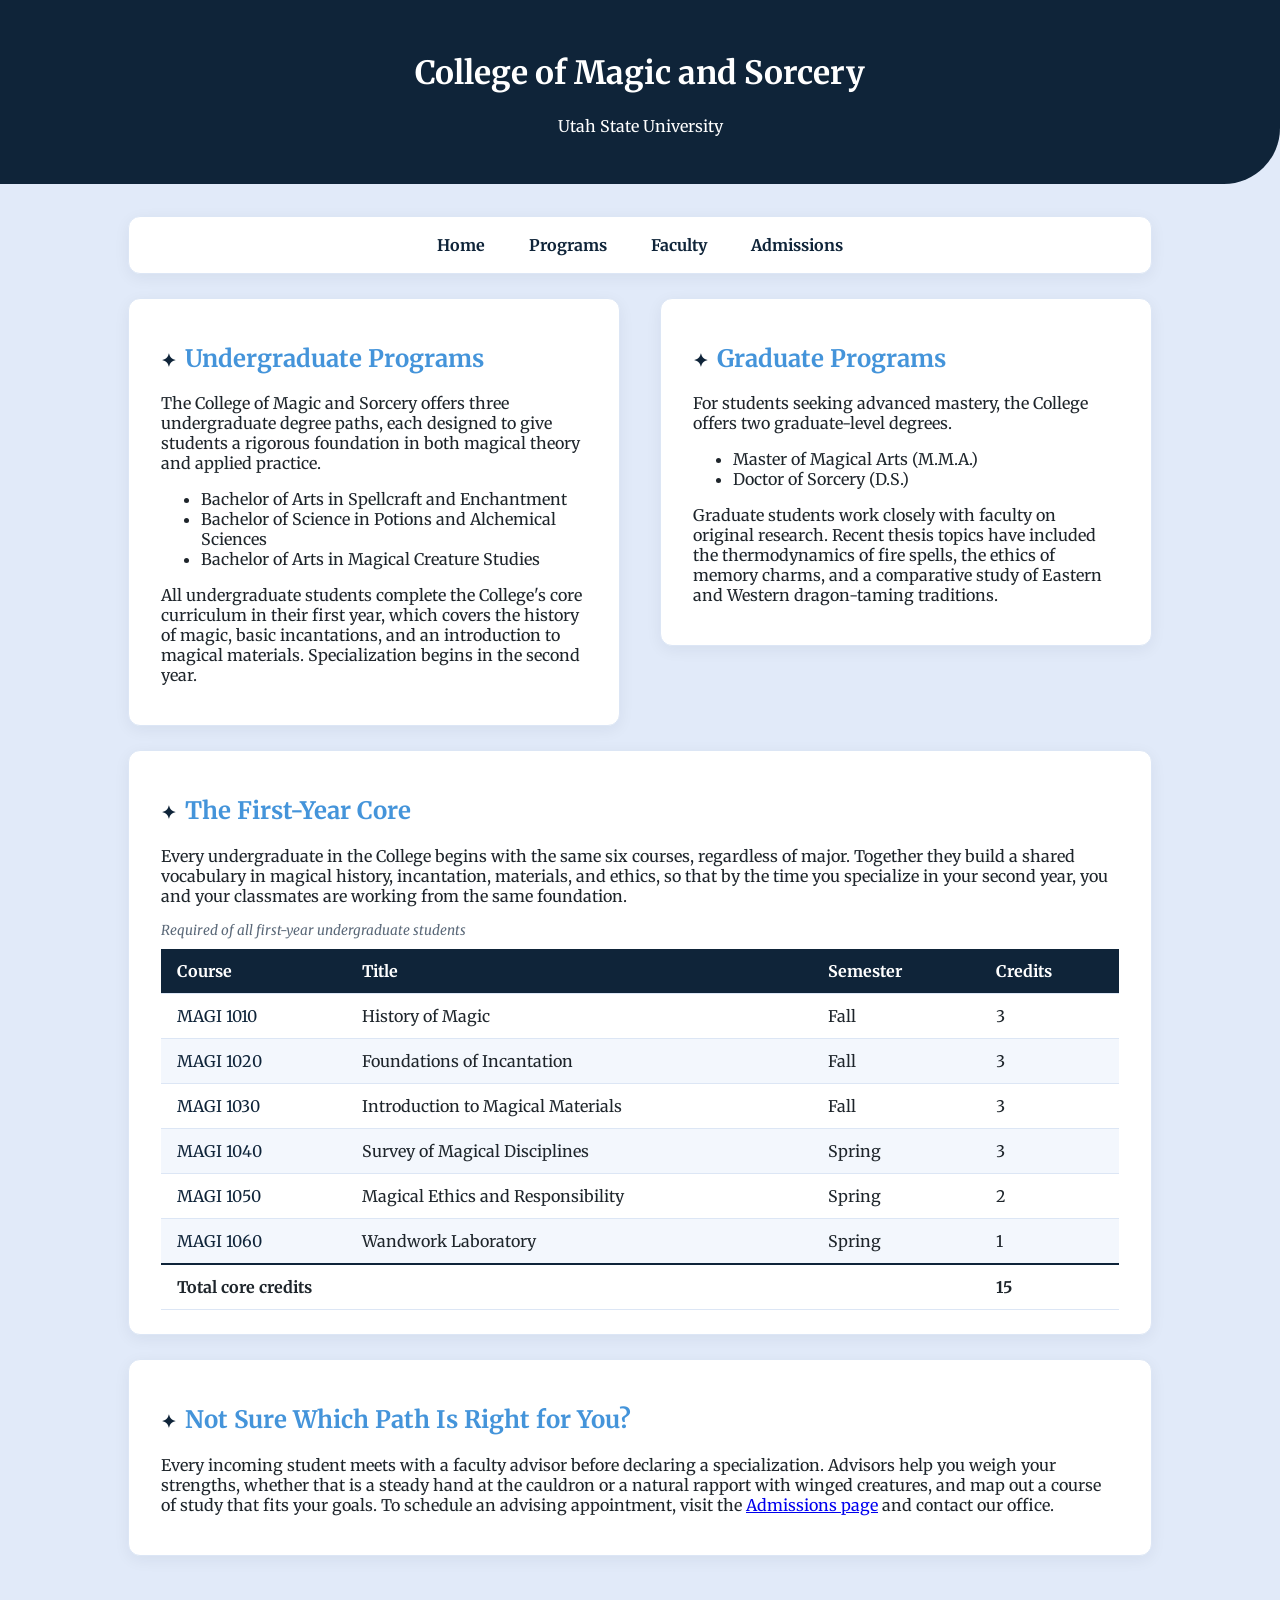
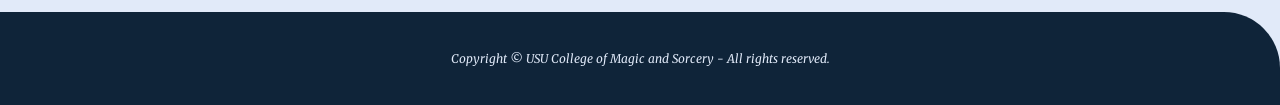
<file: USU-MAS/programs.html>
<!DOCTYPE html>
<html lang="en">
  <head>
    <meta charset="UTF-8" />
    <meta name="viewport" content="width=device-width, initial-scale=1.0" />
    <title>USU College of Magic and Sorcery - Programs</title>
    <link rel="preconnect" href="https://fonts.googleapis.com" />
    <link rel="preconnect" href="https://fonts.gstatic.com" crossorigin />
    <link href="https://fonts.googleapis.com/css2?family=Merriweather:wght@400;700&display=swap" rel="stylesheet" />
    <link rel="stylesheet" href="magic.css" />
    <link rel="icon" type="image/svg+xml" href="images/favicon.svg" />
  </head>
  <body>

    <header>
      <h1>College of Magic and Sorcery</h1>
      <p>Utah State University</p>
    </header>

    <div id="wrapper">

      <nav>
        <ul>
          <li><a href="index.html">Home</a></li>
          <li><a href="programs.html">Programs</a></li>
          <li><a href="faculty.html">Faculty</a></li>
          <li><a href="admissions.html">Admissions</a></li>
        </ul>
      </nav>

      <main>

        <div class="card column-left">
          <h2>Undergraduate Programs</h2>

          <p>
            The College of Magic and Sorcery offers three undergraduate degree paths, each designed
            to give students a rigorous foundation in both magical theory and applied practice.
          </p>

          <ul>
            <li>Bachelor of Arts in Spellcraft and Enchantment</li>
            <li>Bachelor of Science in Potions and Alchemical Sciences</li>
            <li>Bachelor of Arts in Magical Creature Studies</li>
          </ul>

          <p>
            All undergraduate students complete the College's core curriculum in their first year,
            which covers the history of magic, basic incantations, and an introduction to magical
            materials. Specialization begins in the second year.
          </p>
        </div>

        <div class="card column-right">
          <h2>Graduate Programs</h2>

          <p>
            For students seeking advanced mastery, the College offers two graduate-level degrees.
          </p>

          <ul>
            <li>Master of Magical Arts (M.M.A.)</li>
            <li>Doctor of Sorcery (D.S.)</li>
          </ul>

          <p>
            Graduate students work closely with faculty on original research. Recent thesis topics
            have included the thermodynamics of fire spells, the ethics of memory charms, and a
            comparative study of Eastern and Western dragon-taming traditions.
          </p>
        </div>

        <div class="card clear">
          <h2>The First-Year Core</h2>

          <p>
            Every undergraduate in the College begins with the same six courses, regardless of
            major. Together they build a shared vocabulary in magical history, incantation,
            materials, and ethics, so that by the time you specialize in your second year, you and
            your classmates are working from the same foundation.
          </p>

          <table>
            <caption>Required of all first-year undergraduate students</caption>
            <thead>
              <tr>
                <th scope="col">Course</th>
                <th scope="col">Title</th>
                <th scope="col">Semester</th>
                <th scope="col">Credits</th>
              </tr>
            </thead>
            <tbody>
              <tr>
                <th scope="row">MAGI 1010</th>
                <td>History of Magic</td>
                <td>Fall</td>
                <td>3</td>
              </tr>
              <tr>
                <th scope="row">MAGI 1020</th>
                <td>Foundations of Incantation</td>
                <td>Fall</td>
                <td>3</td>
              </tr>
              <tr>
                <th scope="row">MAGI 1030</th>
                <td>Introduction to Magical Materials</td>
                <td>Fall</td>
                <td>3</td>
              </tr>
              <tr>
                <th scope="row">MAGI 1040</th>
                <td>Survey of Magical Disciplines</td>
                <td>Spring</td>
                <td>3</td>
              </tr>
              <tr>
                <th scope="row">MAGI 1050</th>
                <td>Magical Ethics and Responsibility</td>
                <td>Spring</td>
                <td>2</td>
              </tr>
              <tr>
                <th scope="row">MAGI 1060</th>
                <td>Wandwork Laboratory</td>
                <td>Spring</td>
                <td>1</td>
              </tr>
            </tbody>
            <tfoot>
              <tr>
                <th scope="row" colspan="3">Total core credits</th>
                <td>15</td>
              </tr>
            </tfoot>
          </table>
        </div>

        <div class="card clear">
          <h2>Not Sure Which Path Is Right for You?</h2>

          <p>
            Every incoming student meets with a faculty advisor before declaring a specialization.
            Advisors help you weigh your strengths, whether that is a steady hand at the cauldron or
            a natural rapport with winged creatures, and map out a course of study that fits your
            goals. To schedule an advising appointment, visit the
            <a href="admissions.html">Admissions page</a> and contact our office.
          </p>
        </div>

      </main>

    </div>

    <footer>
      <p>Copyright &copy; USU College of Magic and Sorcery - All rights reserved.</p>
    </footer>

  </body>
</html>
</file>
<file: USU-MAS/magic.css>
* {
  box-sizing: border-box;
}

body {
  margin: 0;
  background-color: #E1EAF9;
  color: #1E252B;
  font-family: "Merriweather", Georgia, serif;
}

header {
  background-color: #0F2439;
  color: #FFFFFF;
  text-align: center;
  padding: 2em 1.5em;
  border-radius: 0 0 56px 0;
}

header.hero {
  background-image: linear-gradient(rgba(15, 36, 57, 0.6), rgba(15, 36, 57, 0.75)), url(images/hero-banner.jpg);
  background-repeat: no-repeat;
  background-position: center;
  background-size: cover;
  padding: 180px 1.5em;
}

h1 {
  line-height: 1.3;
}

h2 {
  color: #4494DA;
}

h2::before {
  content: "\2726";
  color: #0F2439;
  font-size: .75em;
  margin-right: .5em;
}

nav {
  background-color: #FFFFFF;
  border: 1px solid #DCE6F5;
  border-radius: 12px;
  text-align: center;
  font-weight: bold;
  padding: .5em;
  margin-bottom: 1.5em;
  box-shadow: 0 4px 16px rgba(15, 36, 57, 0.06);
  position: sticky;
  top: 1em;
  z-index: 10;
}

nav ul {
  list-style-type: none;
  margin: 0;
  padding: 0;
}

nav li {
  display: inline-block;
}

nav a {
  display: block;
  padding: .6em 1.25em;
  border-radius: 8px;
  text-decoration: none;
}

nav a:link {
  color: #0F2439;
}

nav a:visited {
  color: #0F2439;
}

nav a:hover {
  background-color: #E1EAF9;
}

nav a:active {
  background-color: #4494DA;
  color: #FFFFFF;
}

nav a:focus {
  outline: 3px solid #4494DA;
  outline-offset: 2px;
}

footer {
  background-color: #0F2439;
  color: #E1EAF9;
  font-size: .75em;
  font-style: italic;
  text-align: center;
  padding: 2.25em 1.5em;
  border-radius: 0 56px 0 0;
}

#wrapper {
  width: 80%;
  margin-left: auto;
  margin-right: auto;
  padding: 2em 0;
}

.card {
  background-color: #FFFFFF;
  border: 1px solid #DCE6F5;
  border-radius: 12px;
  padding: 1.5em 2em;
  margin-bottom: 1.5em;
  box-shadow: 0 4px 16px rgba(15, 36, 57, 0.06);
  overflow: auto;
  position: relative;
}

.column-left {
  float: left;
  width: 48%;
}

.column-right {
  float: right;
  width: 48%;
}

.clear {
  clear: both;
}

.badge {
  position: absolute;
  top: 1.25em;
  right: 1.5em;
  background-color: #4494DA;
  color: #FFFFFF;
  font-size: .7em;
  font-weight: bold;
  text-transform: uppercase;
  letter-spacing: .05em;
  padding: .4em .9em;
  border-radius: 999px;
}

figure {
  background-color: #FFFFFF;
  border: 1px solid #DCE6F5;
  border-radius: 12px;
  padding: 1.5em;
  margin: 0 0 1em 0;
  text-align: center;
  box-shadow: 0 4px 16px rgba(15, 36, 57, 0.06);
  display: block;
}

.card figure {
  float: left;
  width: 220px;
  margin: 0 1.75em .5em 0;
}

img.portrait {
  width: 120px;
  height: 120px;
  border-radius: 50%;
  border-style: none;
  object-fit: cover;
}

figcaption {
  margin-top: .75em;
  font-weight: bold;
  color: #0F2439;
}

.cta-link img {
  width: 72px;
  height: 72px;
  border-radius: 50%;
  border-style: none;
}

/* Tables */

table {
  width: 100%;
  border-collapse: collapse;
  margin-top: 1em;
}

caption {
  text-align: left;
  font-style: italic;
  font-size: .85em;
  color: #5A6878;
  padding-bottom: .75em;
}

th,
td {
  padding: .75em 1em;
  text-align: left;
  border-bottom: 1px solid #DCE6F5;
}

thead th {
  background-color: #0F2439;
  color: #FFFFFF;
}

tbody tr:nth-of-type(even) {
  background-color: #F3F7FD;
}

tbody th {
  font-weight: normal;
  color: #0F2439;
}

tfoot th,
tfoot td {
  font-weight: bold;
  border-top: 2px solid #0F2439;
}

/* Forms */

form {
  display: flex;
  flex-direction: column;
  gap: 1.5em;
}

.field {
  display: flex;
  flex-direction: column;
  gap: .4em;
}

.field label,
legend {
  font-weight: bold;
  color: #0F2439;
}

input[type="text"],
input[type="email"],
select,
textarea {
  font: inherit;
  padding: .7em .9em;
  border: 1px solid #B8C7DD;
  border-radius: 8px;
  background-color: #FFFFFF;
}

textarea {
  resize: vertical;
}

input:focus,
select:focus,
textarea:focus {
  outline: 3px solid #4494DA;
  outline-offset: 2px;
}

fieldset {
  border: 1px solid #DCE6F5;
  border-radius: 8px;
  padding: 1em 1.25em;
  margin: 0;
}

fieldset label {
  margin-right: 1.5em;
}

button {
  font: inherit;
  font-weight: bold;
  background-color: #0F2439;
  color: #FFFFFF;
  padding: .8em 1.75em;
  border: none;
  border-radius: 999px;
  cursor: pointer;
  align-self: flex-start;
}

button:hover {
  background-color: #4494DA;
}

button:focus {
  outline: 3px solid #4494DA;
  outline-offset: 2px;
}
</file>
